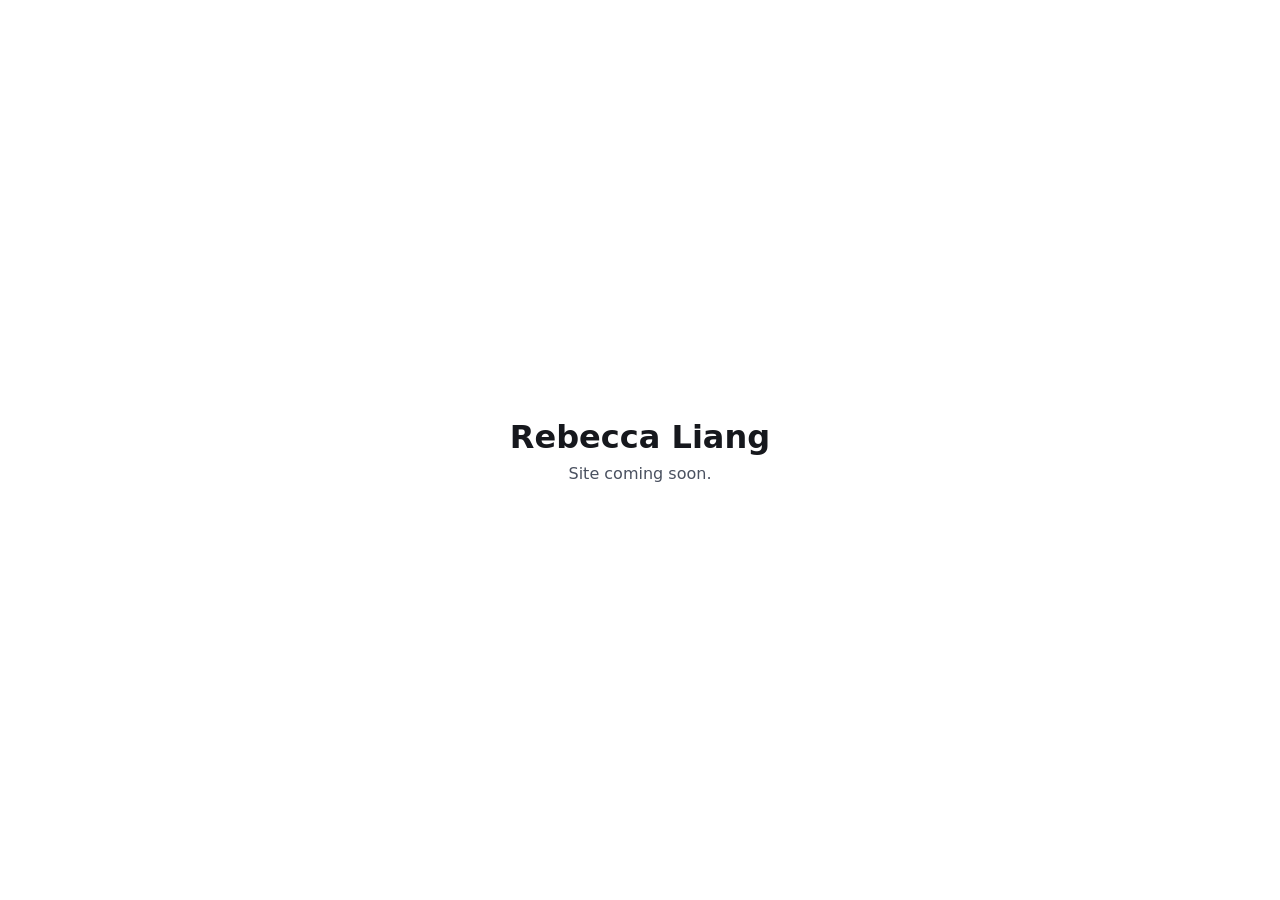
<file: index.html>
<!doctype html>
<html lang="en">
<head>
<meta charset="utf-8">
<meta name="viewport" content="width=device-width, initial-scale=1">
<title>Rebecca Liang</title>
<style>
  body { margin: 0; min-height: 100vh; display: flex; align-items: center; justify-content: center;
         font-family: system-ui, -apple-system, "Segoe UI", sans-serif; background: #fff; color: #16181d; }
  main { text-align: center; padding: 24px; }
  h1 { font-size: 2rem; margin: 0 0 8px; }
  p { margin: 0; color: #4a5160; }
</style>
</head>
<body>
<main>
  <h1>Rebecca Liang</h1>
  <p>Site coming soon.</p>
</main>
</body>
</html>
</file>
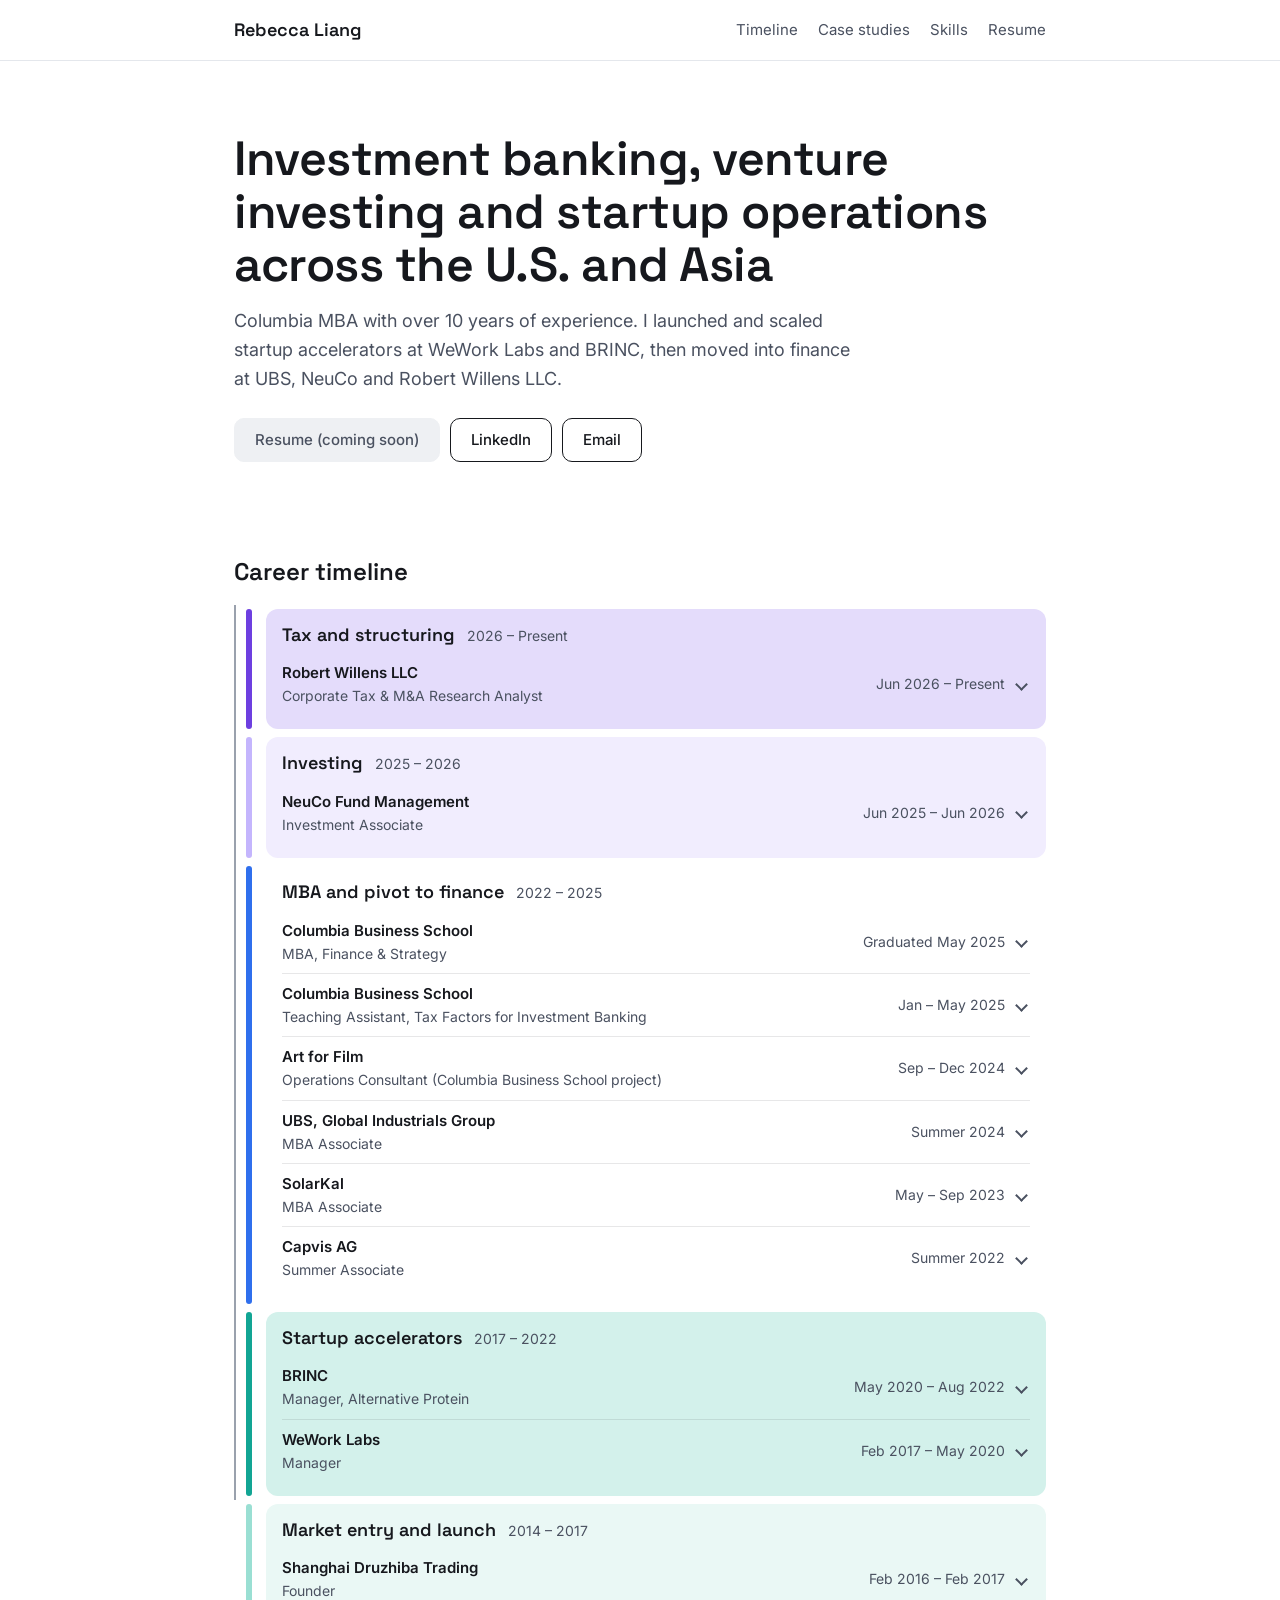
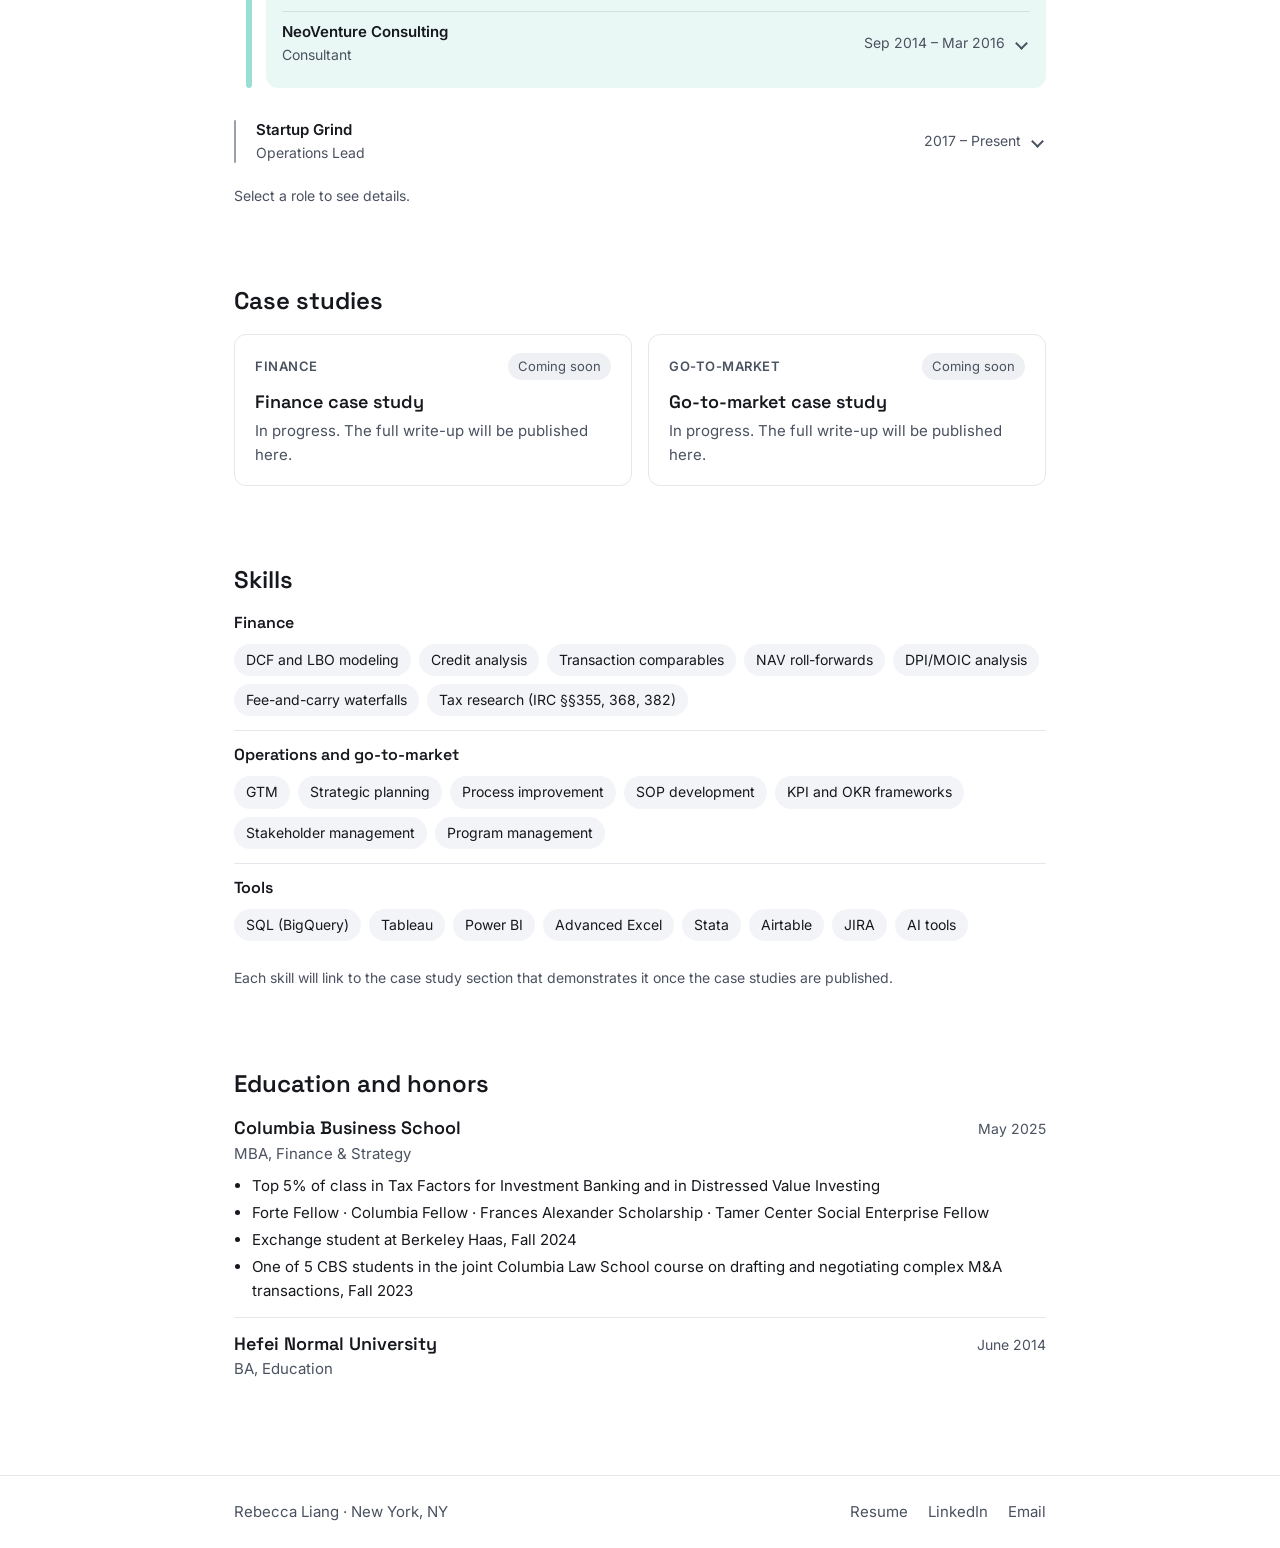
<file: preview/index.html>
<!doctype html>
<html lang="en">
<head>
<meta charset="utf-8">
<meta name="viewport" content="width=device-width, initial-scale=1">
<meta name="robots" content="noindex, nofollow">
<title>Rebecca Liang</title>
<link rel="preconnect" href="https://fonts.googleapis.com">
<link rel="preconnect" href="https://fonts.gstatic.com" crossorigin>
<link rel="stylesheet" href="https://fonts.googleapis.com/css2?family=Inter:wght@400;500;600&family=Space+Grotesk:wght@500;600&display=swap">
<link rel="stylesheet" href="styles.css?v=3">
</head>
<body data-variant="main">
<a class="skip" href="#main">Skip to content</a>

<header class="site-header">
  <div class="wrap header-row">
    <a class="brand" href="#top">Rebecca Liang</a>
    <nav aria-label="Main">
      <ul class="menu">
        <li><a href="#timeline">Timeline</a></li>
        <li><a href="#case-studies">Case studies</a></li>
        <li><a href="#skills">Skills</a></li>
        <li><a href="#resume" class="js-resume">Resume</a></li>
      </ul>
    </nav>
  </div>
</header>

<main id="main">
  <section class="hero wrap" id="top">
    <h1>Investment banking, venture investing and startup operations across the U.S. and Asia</h1>
    <p class="intro">Columbia MBA with over 10 years of experience. I launched and scaled startup accelerators at WeWork Labs and BRINC, then moved into finance at UBS, NeuCo and Robert Willens LLC.</p>
    <div class="actions" id="resume">
      <span class="btn btn-primary is-disabled" aria-disabled="true">Resume (coming soon)</span>
      <a class="btn" href="https://www.linkedin.com/in/rebecca-liangxinyu/" target="_blank" rel="noopener">LinkedIn</a>
      <a class="btn js-email" href="#">Email</a>
    </div>
  </section>

  <section class="section wrap" id="timeline">
    <h2>Career timeline</h2>
    <div id="timeline-root"><noscript>The timeline needs JavaScript to display.</noscript></div>
  </section>

  <section class="section wrap" id="case-studies">
    <h2>Case studies</h2>
    <div class="cards" id="cases-root"></div>
  </section>

  <section class="section wrap" id="skills">
    <h2>Skills</h2>
    <div id="skills-root"></div>
  </section>

  <section class="section wrap" id="education">
    <h2>Education and honors</h2>
    <div id="education-root"></div>
  </section>
</main>

<footer class="site-footer">
  <div class="wrap footer-row">
    <span>Rebecca Liang · New York, NY</span>
    <ul class="menu">
      <li><a href="#resume">Resume</a></li>
      <li><a href="https://www.linkedin.com/in/rebecca-liangxinyu/" target="_blank" rel="noopener">LinkedIn</a></li>
      <li><a class="js-email" href="#">Email</a></li>
    </ul>
  </div>
</footer>

<script src="site.js?v=3"></script>
</body>
</html>
</file>
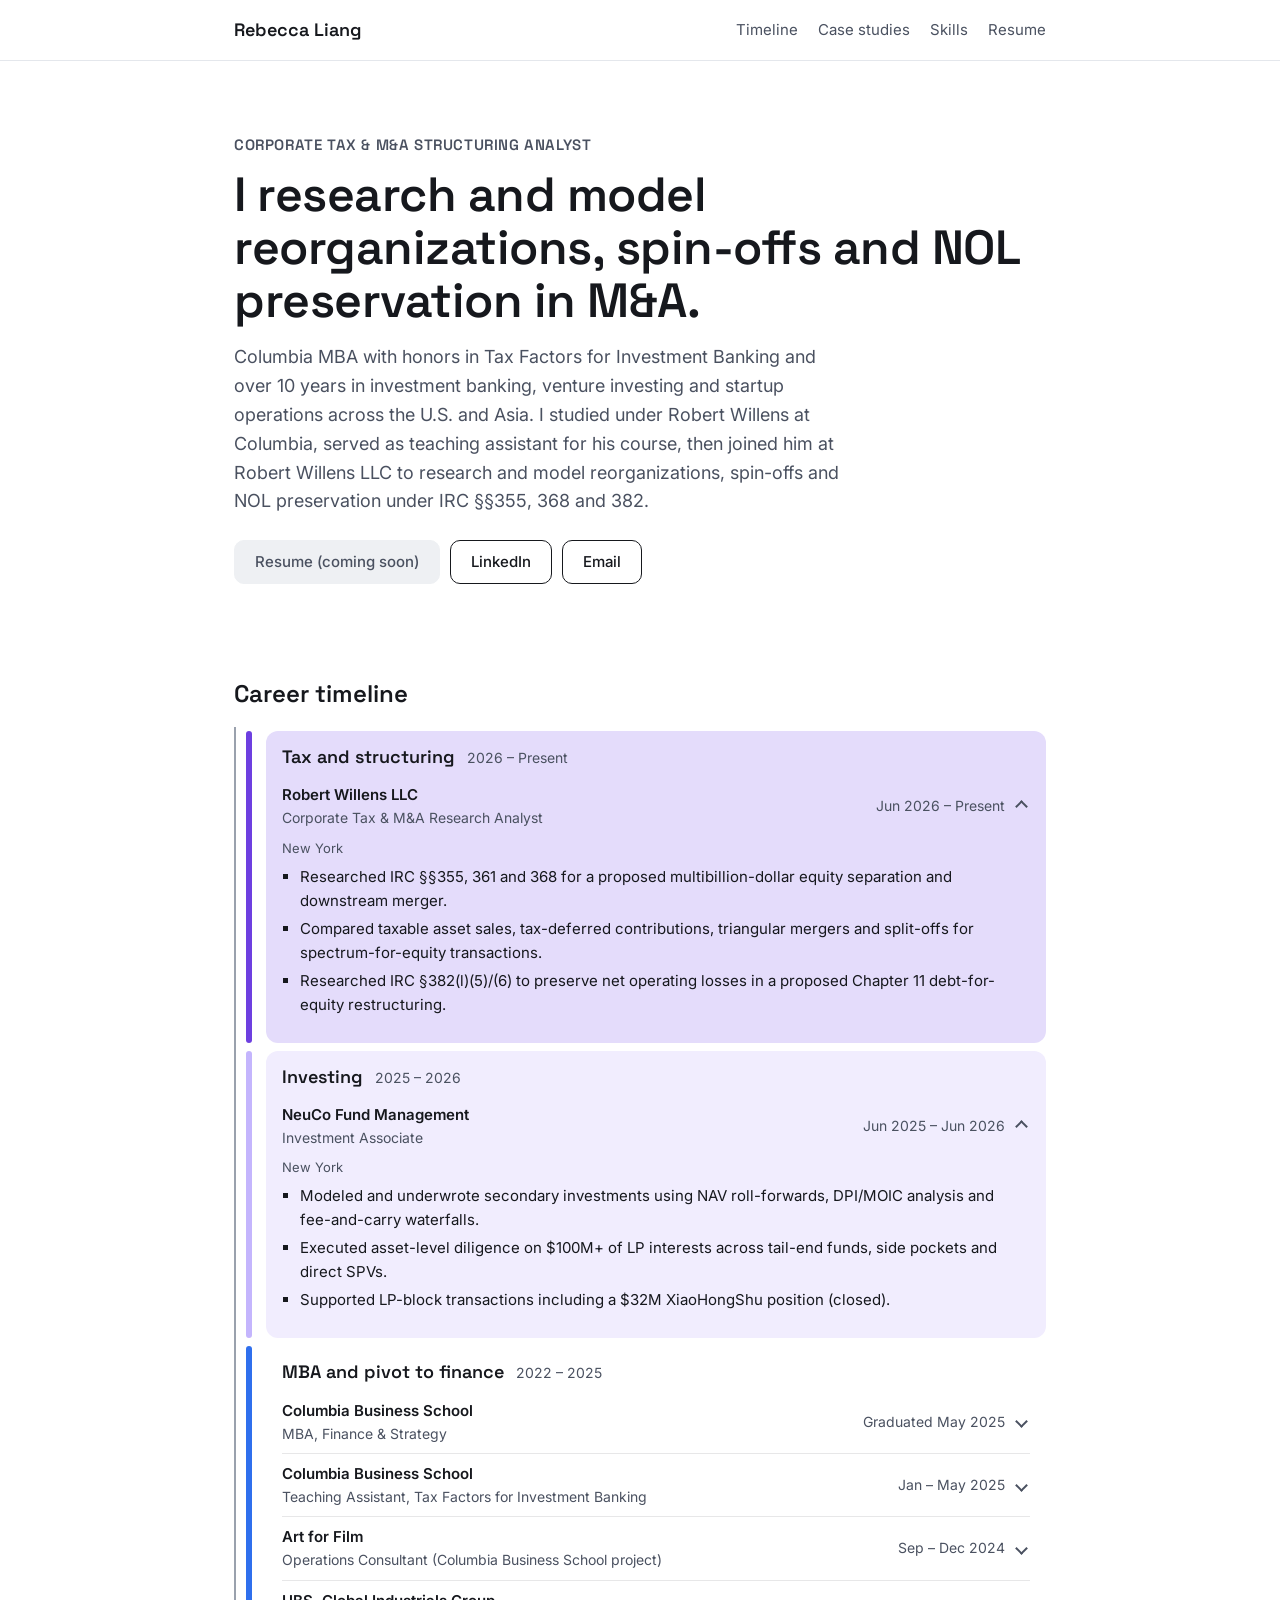
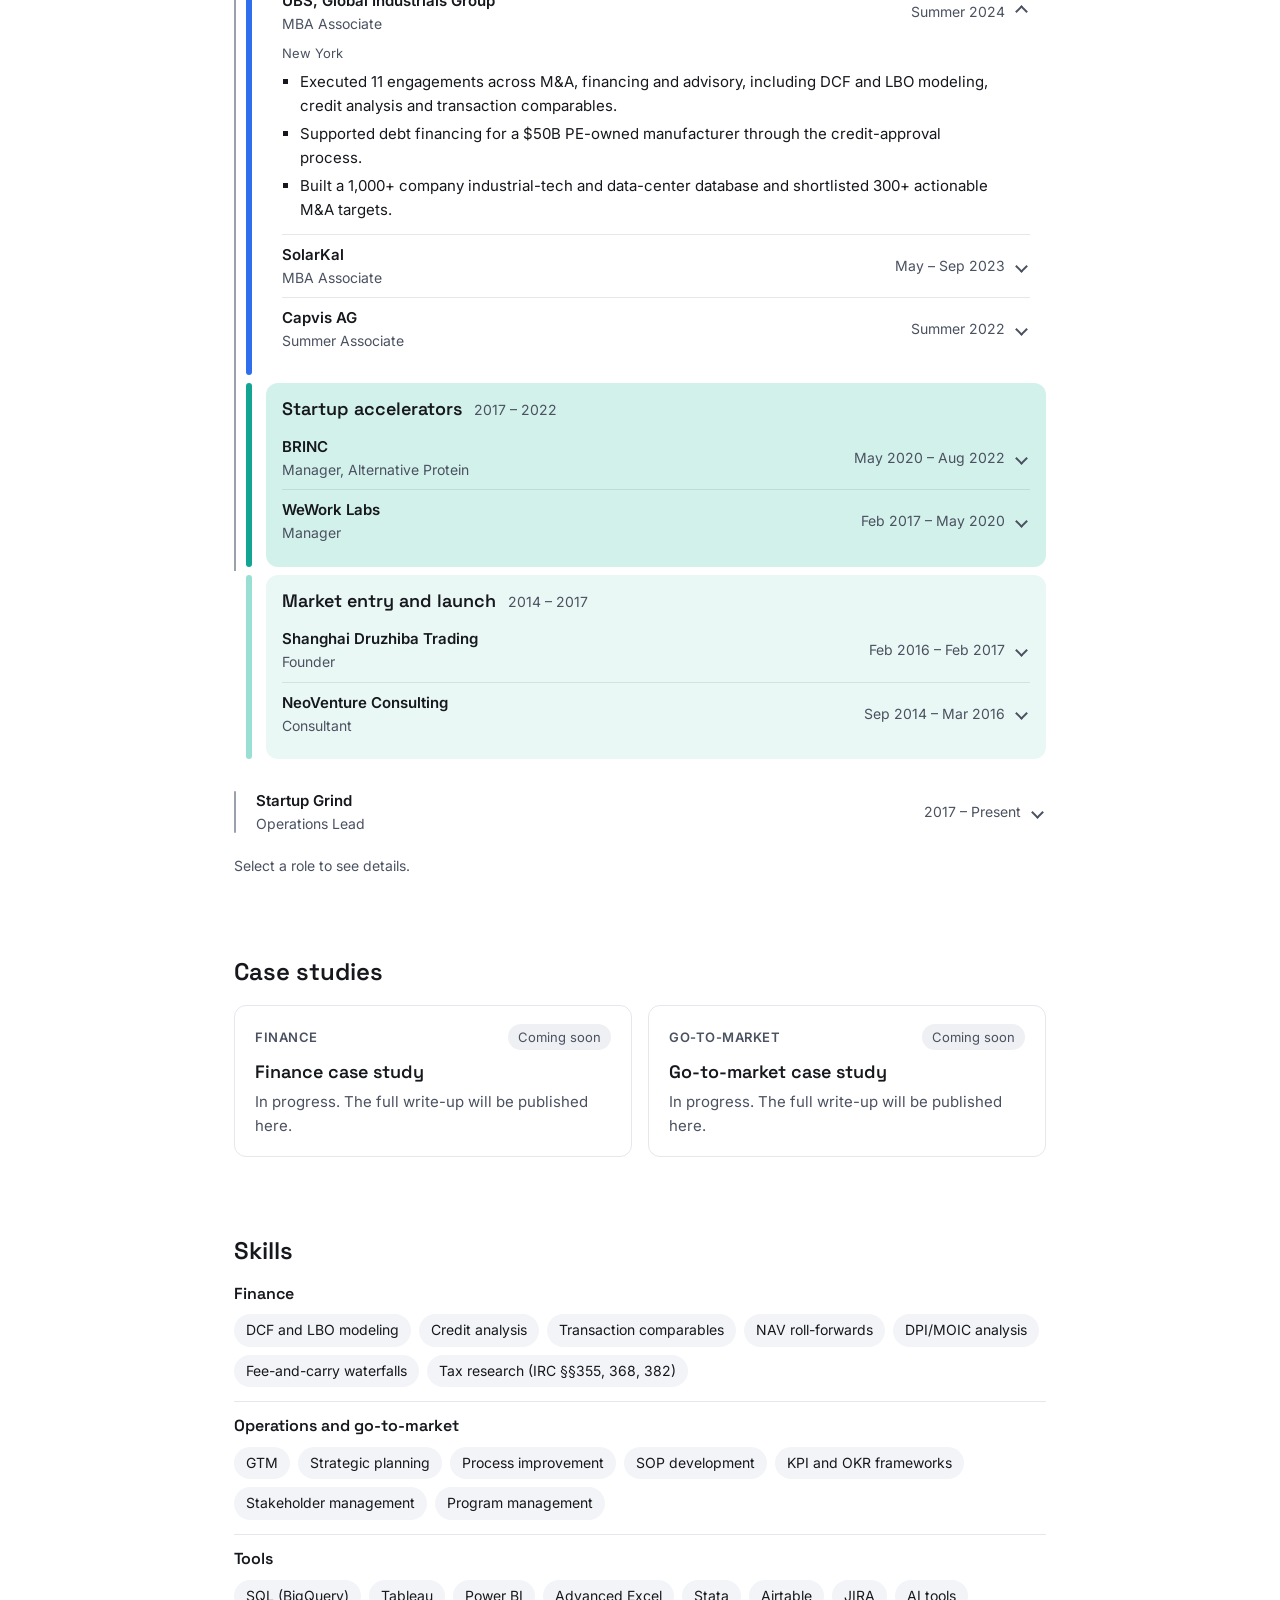
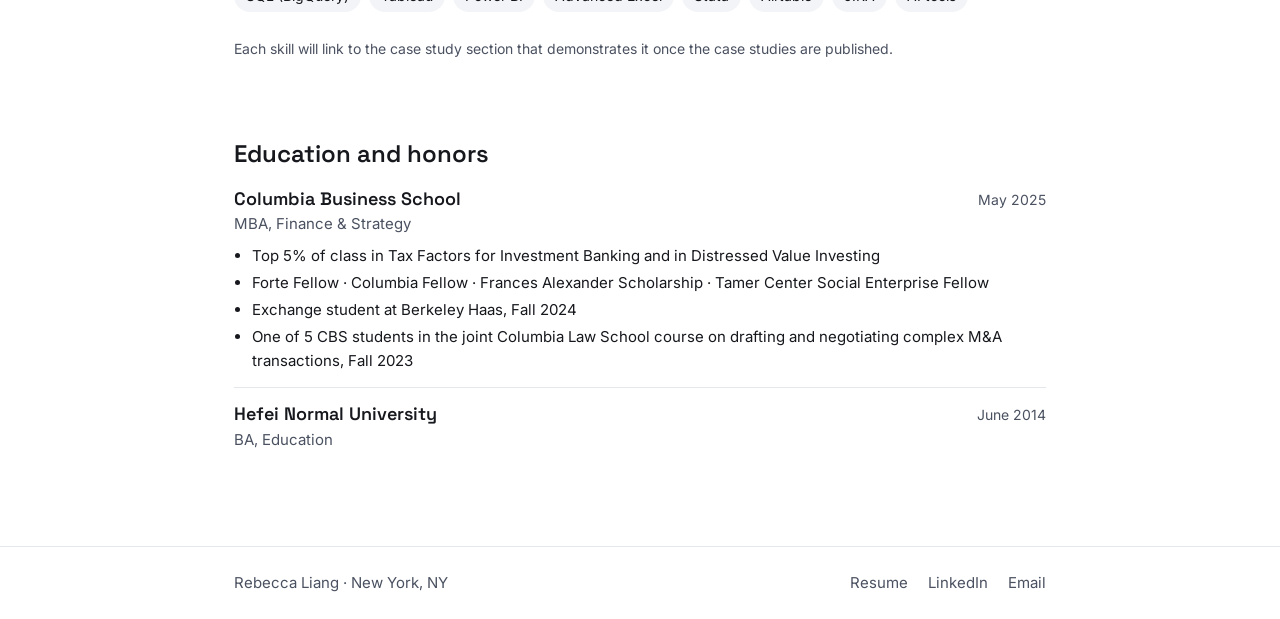
<file: preview/finance/index.html>
<!doctype html>
<html lang="en">
<head>
<meta charset="utf-8">
<meta name="viewport" content="width=device-width, initial-scale=1">
<meta name="robots" content="noindex, nofollow">
<title>Rebecca Liang</title>
<link rel="preconnect" href="https://fonts.googleapis.com">
<link rel="preconnect" href="https://fonts.gstatic.com" crossorigin>
<link rel="stylesheet" href="https://fonts.googleapis.com/css2?family=Inter:wght@400;500;600&family=Space+Grotesk:wght@500;600&display=swap">
<link rel="stylesheet" href="../styles.css?v=3">
</head>
<body data-variant="finance">
<a class="skip" href="#main">Skip to content</a>

<header class="site-header">
  <div class="wrap header-row">
    <a class="brand" href="#top">Rebecca Liang</a>
    <nav aria-label="Main">
      <ul class="menu">
        <li><a href="#timeline">Timeline</a></li>
        <li><a href="#case-studies">Case studies</a></li>
        <li><a href="#skills">Skills</a></li>
        <li><a href="#resume" class="js-resume">Resume</a></li>
      </ul>
    </nav>
  </div>
</header>

<main id="main">
  <section class="hero wrap" id="top">
    <p class="eyebrow">Corporate Tax &amp; M&amp;A Structuring Analyst</p>
    <h1>I research and model reorganizations, spin-offs and NOL preservation in M&amp;A.</h1>
    <p class="intro">Columbia MBA with honors in Tax Factors for Investment Banking and over 10 years in investment banking, venture investing and startup operations across the U.S. and Asia. I studied under Robert Willens at Columbia, served as teaching assistant for his course, then joined him at Robert Willens LLC to research and model reorganizations, spin-offs and NOL preservation under IRC §§355, 368 and 382.</p>
    <div class="actions" id="resume">
      <span class="btn btn-primary is-disabled" aria-disabled="true">Resume (coming soon)</span>
      <a class="btn" href="https://www.linkedin.com/in/rebecca-liangxinyu/" target="_blank" rel="noopener">LinkedIn</a>
      <a class="btn js-email" href="#">Email</a>
    </div>
  </section>

  <section class="section wrap" id="timeline">
    <h2>Career timeline</h2>
    <div id="timeline-root"><noscript>The timeline needs JavaScript to display.</noscript></div>
  </section>

  <section class="section wrap" id="case-studies">
    <h2>Case studies</h2>
    <div class="cards" id="cases-root"></div>
  </section>

  <section class="section wrap" id="skills">
    <h2>Skills</h2>
    <div id="skills-root"></div>
  </section>

  <section class="section wrap" id="education">
    <h2>Education and honors</h2>
    <div id="education-root"></div>
  </section>
</main>

<footer class="site-footer">
  <div class="wrap footer-row">
    <span>Rebecca Liang · New York, NY</span>
    <ul class="menu">
      <li><a href="#resume">Resume</a></li>
      <li><a href="https://www.linkedin.com/in/rebecca-liangxinyu/" target="_blank" rel="noopener">LinkedIn</a></li>
      <li><a class="js-email" href="#">Email</a></li>
    </ul>
  </div>
</footer>

<script src="../site.js?v=3"></script>
</body>
</html>
</file>
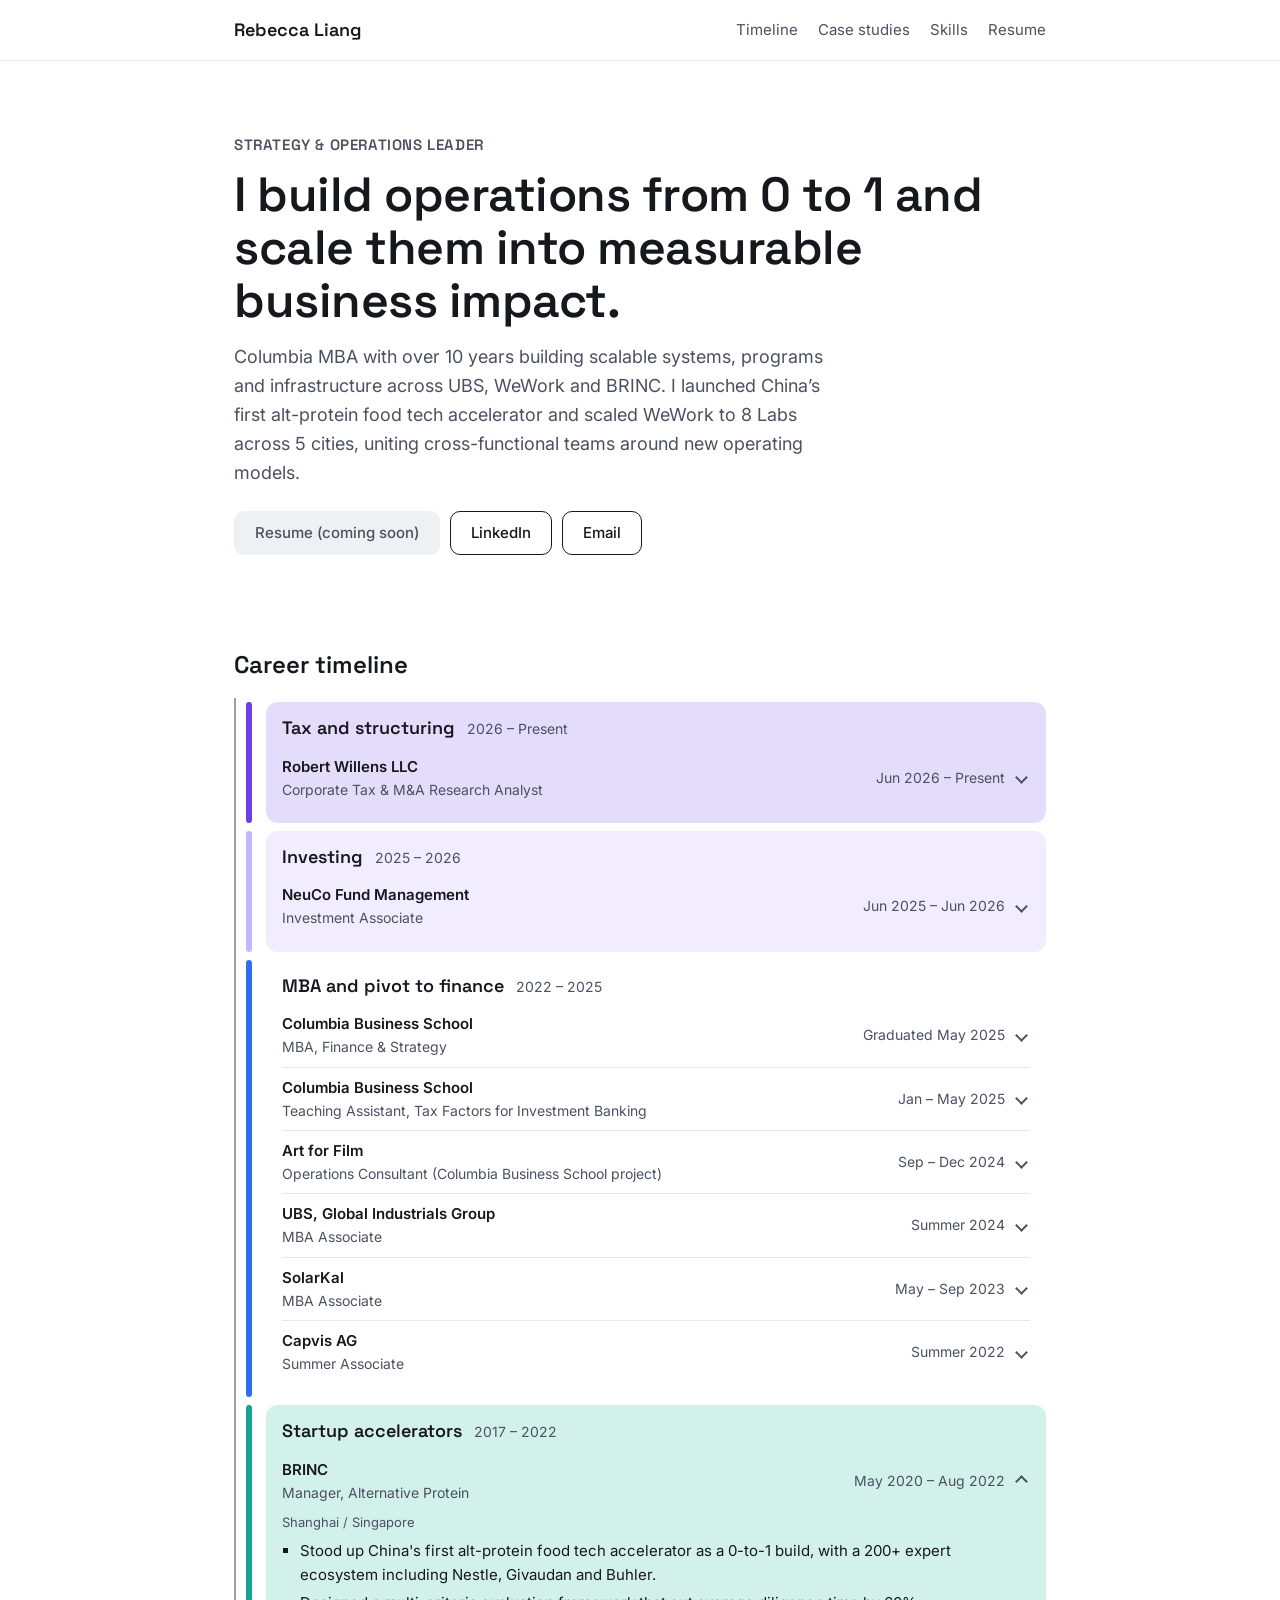
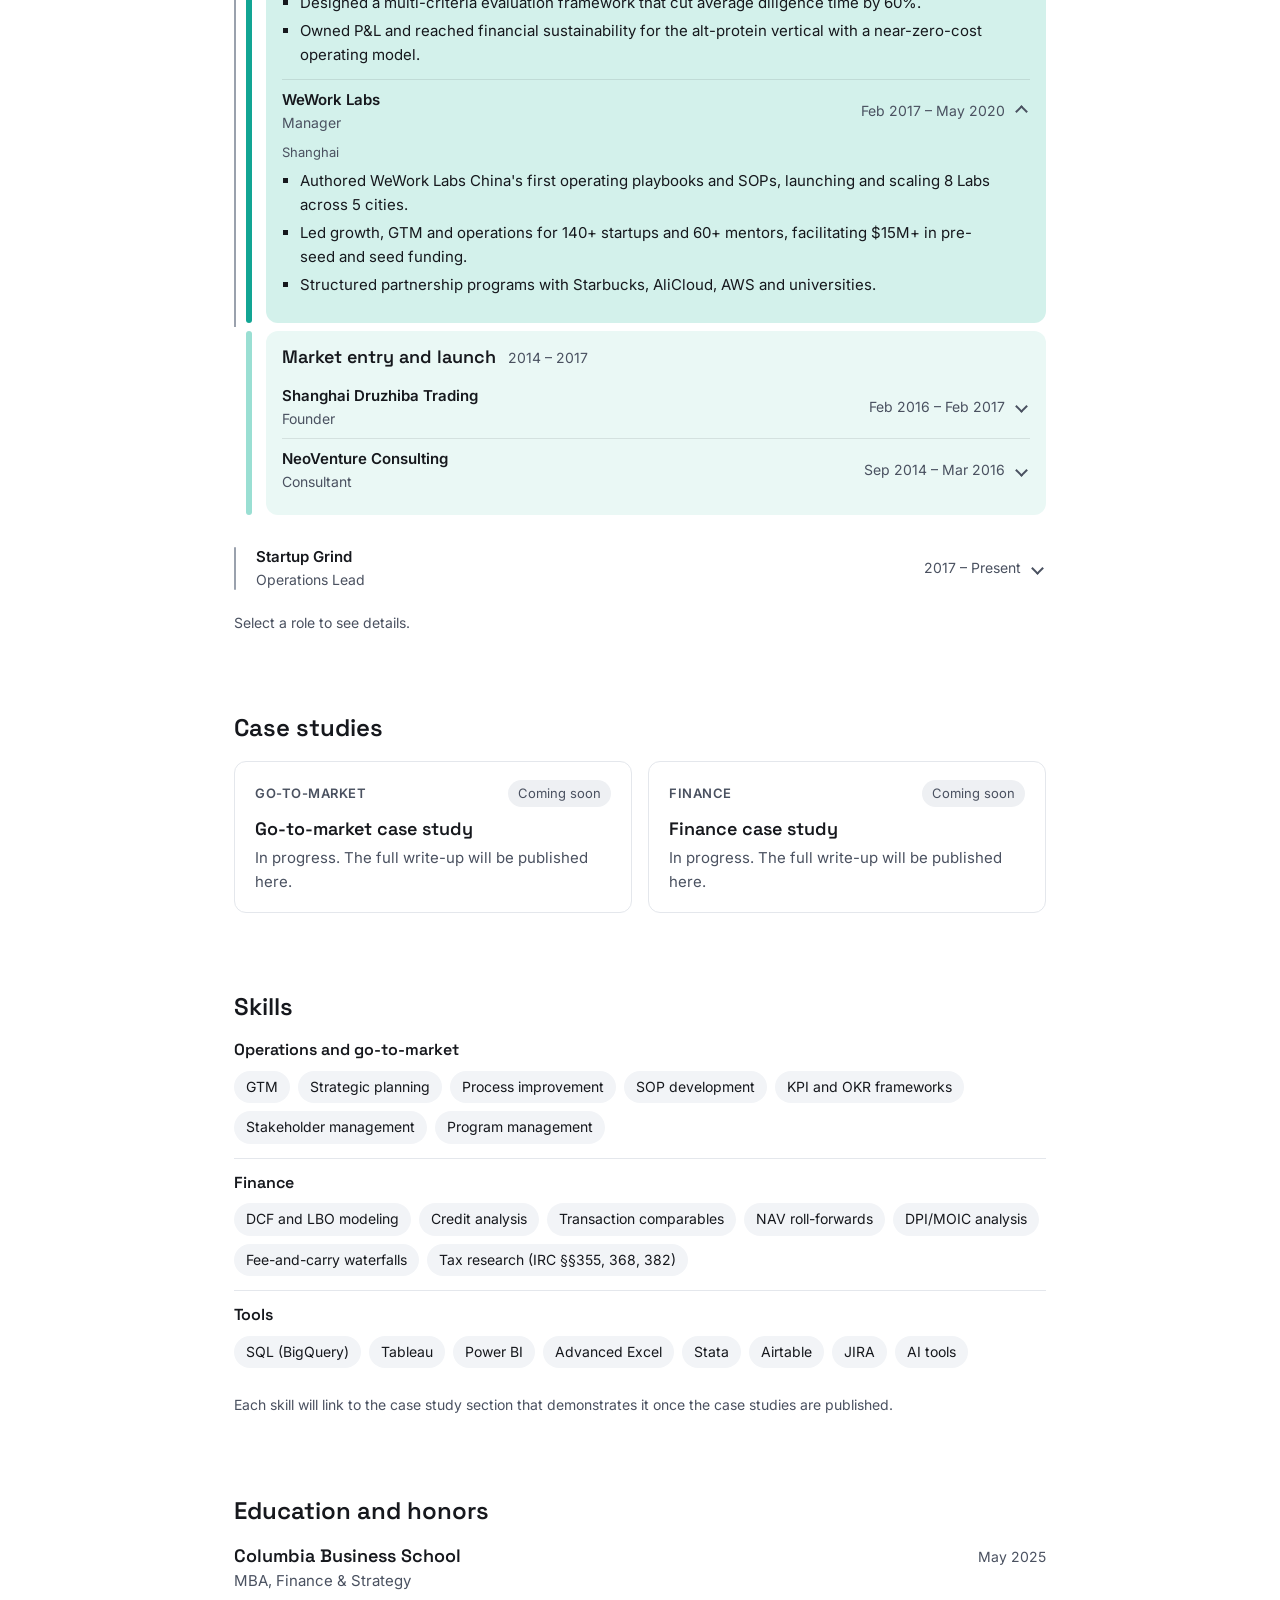
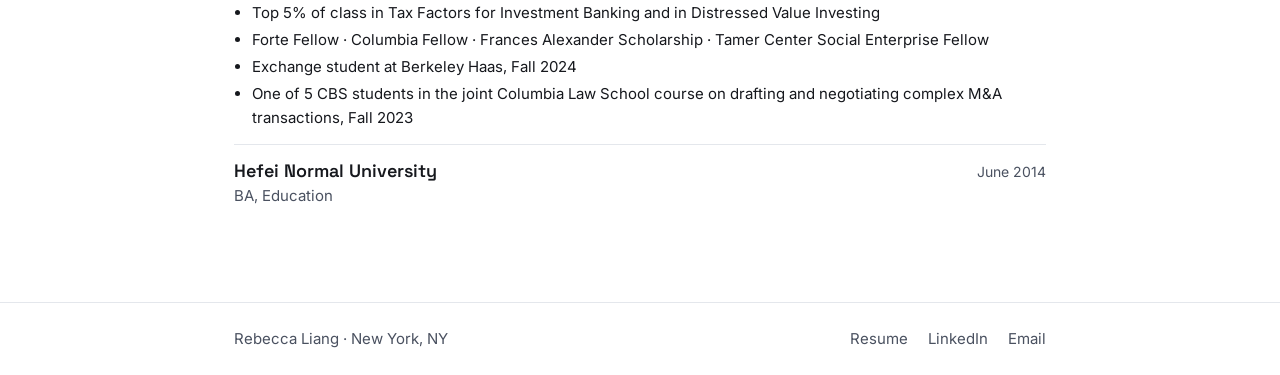
<file: preview/gtm/index.html>
<!doctype html>
<html lang="en">
<head>
<meta charset="utf-8">
<meta name="viewport" content="width=device-width, initial-scale=1">
<meta name="robots" content="noindex, nofollow">
<title>Rebecca Liang</title>
<link rel="preconnect" href="https://fonts.googleapis.com">
<link rel="preconnect" href="https://fonts.gstatic.com" crossorigin>
<link rel="stylesheet" href="https://fonts.googleapis.com/css2?family=Inter:wght@400;500;600&family=Space+Grotesk:wght@500;600&display=swap">
<link rel="stylesheet" href="../styles.css?v=3">
</head>
<body data-variant="gtm">
<a class="skip" href="#main">Skip to content</a>

<header class="site-header">
  <div class="wrap header-row">
    <a class="brand" href="#top">Rebecca Liang</a>
    <nav aria-label="Main">
      <ul class="menu">
        <li><a href="#timeline">Timeline</a></li>
        <li><a href="#case-studies">Case studies</a></li>
        <li><a href="#skills">Skills</a></li>
        <li><a href="#resume" class="js-resume">Resume</a></li>
      </ul>
    </nav>
  </div>
</header>

<main id="main">
  <section class="hero wrap" id="top">
    <p class="eyebrow">Strategy &amp; Operations Leader</p>
    <h1>I build operations from 0 to 1 and scale them into measurable business impact.</h1>
    <p class="intro">Columbia MBA with over 10 years building scalable systems, programs and infrastructure across UBS, WeWork and BRINC. I launched China’s first alt-protein food tech accelerator and scaled WeWork to 8 Labs across 5 cities, uniting cross-functional teams around new operating models.</p>
    <div class="actions" id="resume">
      <span class="btn btn-primary is-disabled" aria-disabled="true">Resume (coming soon)</span>
      <a class="btn" href="https://www.linkedin.com/in/rebecca-liangxinyu/" target="_blank" rel="noopener">LinkedIn</a>
      <a class="btn js-email" href="#">Email</a>
    </div>
  </section>

  <section class="section wrap" id="timeline">
    <h2>Career timeline</h2>
    <div id="timeline-root"><noscript>The timeline needs JavaScript to display.</noscript></div>
  </section>

  <section class="section wrap" id="case-studies">
    <h2>Case studies</h2>
    <div class="cards" id="cases-root"></div>
  </section>

  <section class="section wrap" id="skills">
    <h2>Skills</h2>
    <div id="skills-root"></div>
  </section>

  <section class="section wrap" id="education">
    <h2>Education and honors</h2>
    <div id="education-root"></div>
  </section>
</main>

<footer class="site-footer">
  <div class="wrap footer-row">
    <span>Rebecca Liang · New York, NY</span>
    <ul class="menu">
      <li><a href="#resume">Resume</a></li>
      <li><a href="https://www.linkedin.com/in/rebecca-liangxinyu/" target="_blank" rel="noopener">LinkedIn</a></li>
      <li><a class="js-email" href="#">Email</a></li>
    </ul>
  </div>
</footer>

<script src="../site.js?v=3"></script>
</body>
</html>
</file>
<file: preview/styles.css>
:root {
  --bg: #ffffff;
  --text: #16181d;
  --text-2: #4a5160;
  --line: #e4e7ec;
  --hover: #1f55c4;

  /* Timeline arcs: pre-MBA teal, MBA blue divider, post-MBA violet */
  --arc1: #9adfd3; --arc1-bg: #eaf8f5;
  --arc2: #12a594; --arc2-bg: #d3f1eb;
  --arc3: #2f6fed;
  --arc4: #c4b5fd; --arc4-bg: #f1edfe;
  --arc5: #6d3fe0; --arc5-bg: #e4dcfb;
  --grind: #9aa1ad;

  --font-head: "Space Grotesk", system-ui, sans-serif;
  --font-body: "Inter", system-ui, -apple-system, "Segoe UI", sans-serif;
}

* { box-sizing: border-box; }
html { scroll-behavior: smooth; }
body {
  margin: 0;
  background: var(--bg);
  color: var(--text);
  font-family: var(--font-body);
  font-size: 16px;
  line-height: 1.6;
}
@media (prefers-reduced-motion: reduce) { html { scroll-behavior: auto; } }

.wrap { max-width: 860px; margin: 0 auto; padding: 0 24px; }

.skip {
  position: absolute; left: -9999px; top: 0;
  background: var(--text); color: #fff; padding: 10px 14px; border-radius: 0 0 8px 0;
}
.skip:focus { left: 0; z-index: 10; }

a { color: var(--text); }
a:hover { color: var(--hover); }
a:focus-visible, .btn:focus-visible { outline: 2px solid var(--arc3); outline-offset: 3px; }

/* Header */
.site-header {
  position: sticky; top: 0; z-index: 5;
  background: rgba(255, 255, 255, 0.94);
  border-bottom: 1px solid var(--line);
}
.header-row {
  display: flex; flex-wrap: wrap; align-items: center; justify-content: space-between;
  gap: 4px 24px; min-height: 60px;
}
.brand {
  font-family: var(--font-head); font-weight: 600; font-size: 18px; text-decoration: none;
}
.menu { display: flex; flex-wrap: wrap; gap: 4px 20px; list-style: none; margin: 0; padding: 0; }
.menu a {
  display: inline-flex; align-items: center; min-height: 44px;
  color: var(--text-2); text-decoration: none; font-size: 15px;
}
.menu a:hover { color: var(--hover); }

/* Opening screen */
.hero { padding-top: 72px; padding-bottom: 56px; }
h1 {
  margin: 0 0 16px;
  font-family: var(--font-head); font-weight: 600;
  font-size: clamp(32px, 6vw, 48px); line-height: 1.1; letter-spacing: -0.5px;
}
.intro { margin: 0 0 24px; max-width: 620px; font-size: 18px; color: var(--text-2); }

.actions { display: flex; flex-wrap: wrap; gap: 10px; scroll-margin-top: 90px; }
.btn {
  display: inline-flex; align-items: center; justify-content: center;
  min-height: 44px; padding: 0 20px;
  border: 1.5px solid var(--text); border-radius: 10px;
  color: var(--text); background: transparent;
  font-size: 15px; font-weight: 500; text-decoration: none;
}
.btn:hover { border-color: var(--hover); color: var(--hover); }
.btn-primary { background: var(--text); color: #fff; }
.btn-primary:hover { background: var(--hover); color: #fff; }
.btn.is-disabled { background: #eef0f3; border-color: #eef0f3; color: var(--text-2); cursor: default; }

/* Sections */
.section { padding-top: 40px; padding-bottom: 40px; scroll-margin-top: 70px; }
h2 {
  margin: 0 0 18px;
  font-family: var(--font-head); font-weight: 600; font-size: 24px; line-height: 1.2;
}
.placeholder {
  border: 1.5px dashed #c9ced6; border-radius: 12px;
  padding: 28px 20px; color: var(--text-2); text-align: center;
}
.cards { display: grid; grid-template-columns: repeat(2, minmax(0, 1fr)); gap: 16px; }

/* Footer */
.site-footer { margin-top: 40px; border-top: 1px solid var(--line); color: var(--text-2); font-size: 15px; }
.footer-row {
  display: flex; flex-wrap: wrap; align-items: center; justify-content: space-between;
  gap: 4px 24px; padding-top: 14px; padding-bottom: 14px;
}

@media (max-width: 600px) {
  .hero { padding-top: 48px; padding-bottom: 40px; }
  .intro { font-size: 16px; }
  .cards { grid-template-columns: minmax(0, 1fr); }
  .menu { gap: 0 16px; }
}

/* Small label above the headline */
.eyebrow {
  margin: 0 0 12px;
  font-family: var(--font-head); font-weight: 600; font-size: 15px;
  letter-spacing: 0.04em; text-transform: uppercase; color: var(--text-2);
}

/* ---------- Timeline ---------- */
.tl { list-style: none; margin: 0; padding: 0; }
.arc { display: grid; grid-template-columns: 2px 6px minmax(0, 1fr); column-gap: 10px; }
.grind-line { background: transparent; }
.arc.has-grind .grind-line { background: var(--grind); }
.arc-bar { border-radius: 3px; margin: 4px 0; }
.arc-body { margin: 4px 0 4px 4px; padding: 14px 16px; border-radius: 12px; }
.arc-1 .arc-bar { background: var(--arc1); } .arc-1 .arc-body { background: var(--arc1-bg); }
.arc-2 .arc-bar { background: var(--arc2); } .arc-2 .arc-body { background: var(--arc2-bg); }
.arc-3 .arc-bar { background: var(--arc3); }
.arc-4 .arc-bar { background: var(--arc4); } .arc-4 .arc-body { background: var(--arc4-bg); }
.arc-5 .arc-bar { background: var(--arc5); } .arc-5 .arc-body { background: var(--arc5-bg); }

.arc-head { display: flex; flex-wrap: wrap; align-items: baseline; gap: 2px 12px; margin-bottom: 6px; }
h3 { margin: 0; font-family: var(--font-head); font-weight: 600; font-size: 18px; line-height: 1.3; }
.arc-years { color: var(--text-2); font-size: 14px; }

.roles { list-style: none; margin: 0; padding: 0; }
.role-item + .role-item { border-top: 1px solid rgba(22, 24, 29, 0.1); }
.role {
  display: flex; align-items: center; gap: 12px; width: 100%; min-height: 48px;
  padding: 8px 0; border: 0; background: none; text-align: left; cursor: pointer;
  font: inherit; color: var(--text);
}
.role-main { flex: 1; min-width: 0; display: flex; flex-direction: column; }
.role-org { font-weight: 600; font-size: 15px; }
.role-title { font-size: 14px; color: var(--text-2); }
.role-dates { font-size: 14px; color: var(--text-2); white-space: nowrap; }
.chev {
  width: 9px; height: 9px; flex: none; margin-right: 4px;
  border-right: 2px solid var(--text-2); border-bottom: 2px solid var(--text-2);
  transform: rotate(45deg); transition: transform 0.15s;
}
.role[aria-expanded="true"] .chev { transform: rotate(-135deg); }
.role:hover .role-org { color: var(--hover); }
.role-card { padding: 0 24px 12px 0; font-size: 15px; }
.role-card ul { margin: 0; padding-left: 18px; }
.role-card li + li { margin-top: 4px; }
.role-place { margin: 0 0 6px; font-size: 13px; color: var(--text-2); }

.grind-legend { display: grid; grid-template-columns: 2px minmax(0, 1fr); column-gap: 20px; margin-top: 14px; padding-top: 4px; }
.grind-swatch { background: var(--grind); border-radius: 1px; margin: 10px 0; }
.hint { margin: 12px 0 0; font-size: 14px; color: var(--text-2); }

/* ---------- Case studies ---------- */
.case-card { border: 1px solid var(--line); border-radius: 12px; padding: 18px 20px; }
.case-top { display: flex; align-items: center; justify-content: space-between; gap: 12px; margin-bottom: 10px; }
.case-tag { font-size: 13px; font-weight: 600; color: var(--text-2); text-transform: uppercase; letter-spacing: 0.04em; }
.soon { font-size: 13px; padding: 3px 10px; border-radius: 999px; background: #eef0f3; color: var(--text-2); }
.case-card p { margin: 6px 0 0; color: var(--text-2); font-size: 15px; }

/* ---------- Skills ---------- */
.skill-row { padding: 14px 0; border-top: 1px solid var(--line); }
.skill-row:first-child { border-top: 0; padding-top: 0; }
.skill-row h3 { font-size: 16px; margin-bottom: 10px; }
.tags { list-style: none; margin: 0; padding: 0; display: flex; flex-wrap: wrap; gap: 8px; }
.tags li { font-size: 14px; padding: 5px 12px; border-radius: 999px; background: #f2f4f7; }

/* ---------- Education ---------- */
.edu { padding: 14px 0; border-top: 1px solid var(--line); }
.edu:first-child { border-top: 0; padding-top: 0; }
.edu-head { display: flex; flex-wrap: wrap; justify-content: space-between; align-items: baseline; gap: 2px 16px; }
.edu-degree { margin: 2px 0 0; color: var(--text-2); font-size: 15px; }
.edu-date { color: var(--text-2); font-size: 14px; }
.edu ul { margin: 8px 0 0; padding-left: 18px; font-size: 15px; }
.edu li + li { margin-top: 3px; }

@media (max-width: 600px) {
  .role { flex-wrap: wrap; row-gap: 0; }
  .role-main { flex-basis: calc(100% - 30px); }
  .role-dates { order: 3; flex-basis: 100%; font-size: 13px; }
  .arc-body { padding: 12px; }
}
</file>
